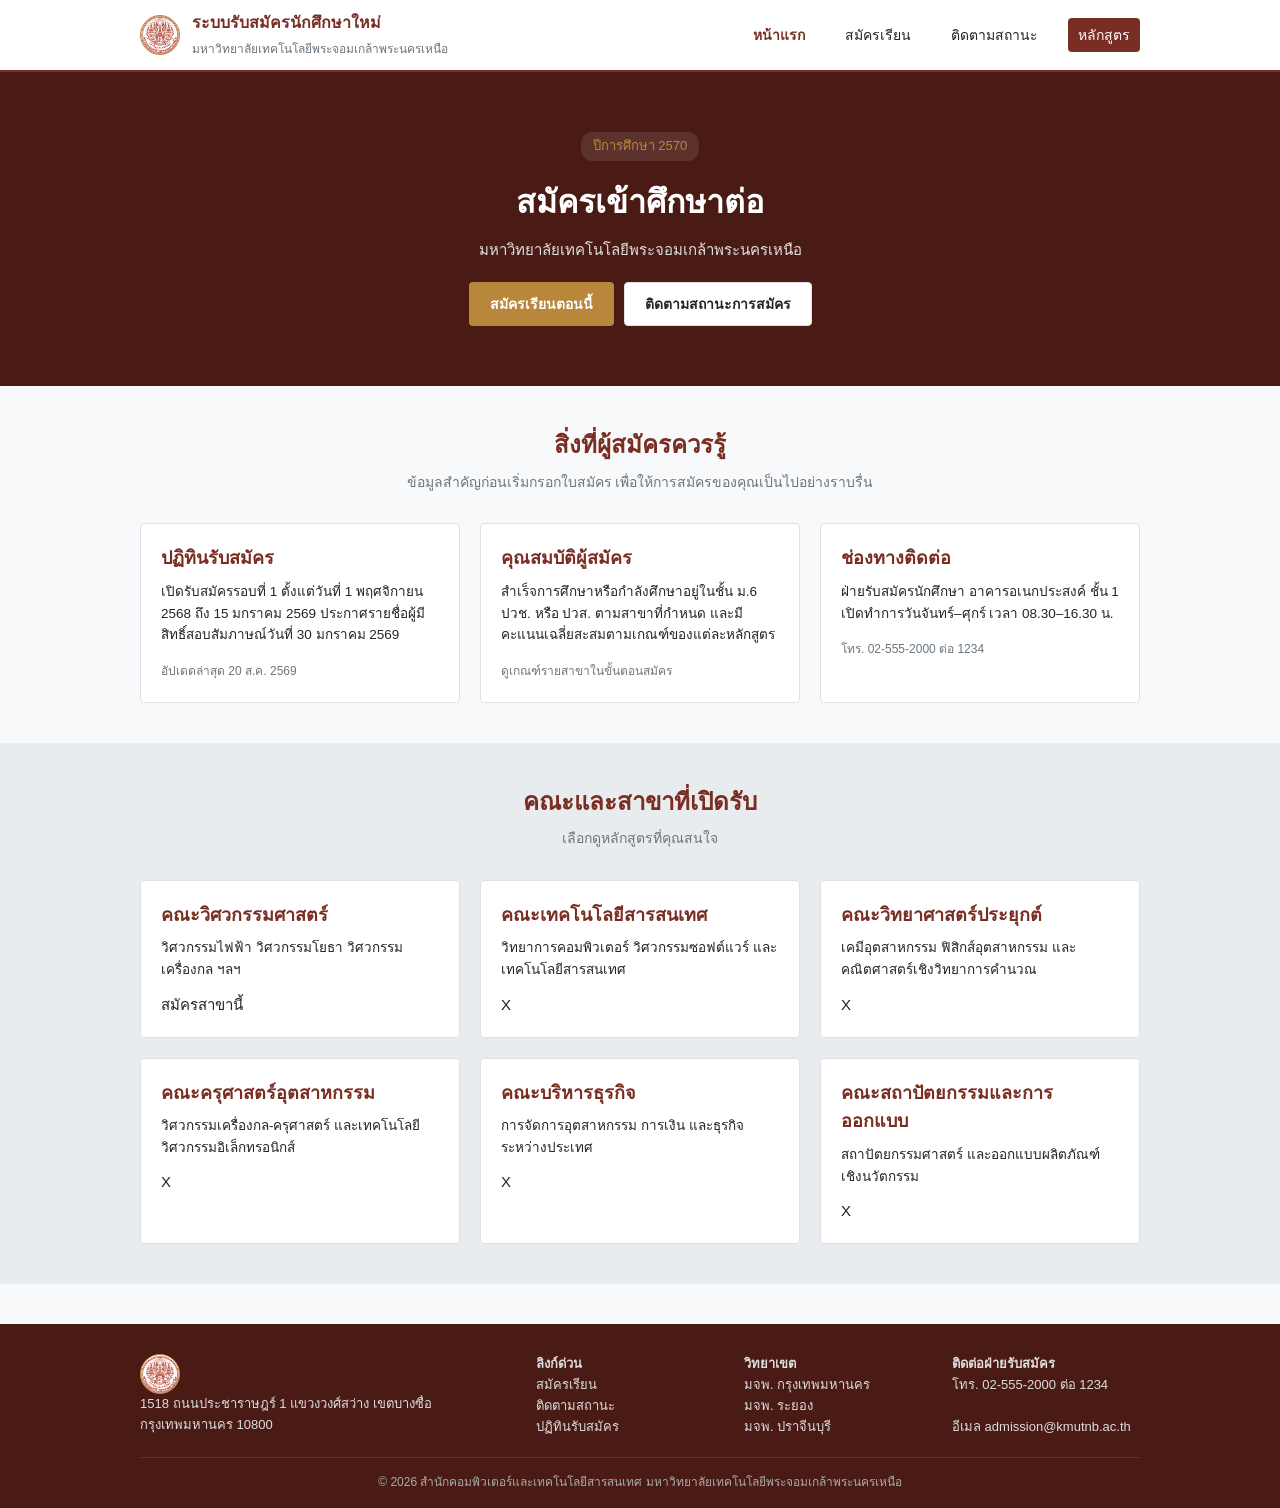
<file: index.html>
<!doctype html>
<html lang="th">
<head>
<meta charset="UTF-8">
<meta name="viewport" content="width=device-width, initial-scale=1">
<title>ระบบรับสมัครนักศึกษาใหม่ | มจพ.</title>
<link rel="stylesheet" href="style.css">
</head>
<body>

<header class="site-header">
  <div class="wrap">
    <a href="index.html" class="brand">
      <div class="seal"><img src="image/logo_kmutnb-(6).png" alt="ตราสัญลักษณ์ มจพ."></div>
      <div class="brand-text">
        <strong>ระบบรับสมัครนักศึกษาใหม่</strong>
        <span>มหาวิทยาลัยเทคโนโลยีพระจอมเกล้าพระนครเหนือ</span>
      </div>
    </a>
    <nav class="main-nav">
      <a href="index.html" aria-current="page">หน้าแรก</a>
      <a href="application.html">สมัครเรียน</a>
      <a href="status.html">ติดตามสถานะ</a>
      <a href="programs.html" class="nav-cta">หลักสูตร</a>
    </nav>
  </div>
</header>

<section class="hero">
  <div class="wrap">
    <span class="hero-year">ปีการศึกษา 2570</span>
    <h1>สมัครเข้าศึกษาต่อ</h1>
    <p>มหาวิทยาลัยเทคโนโลยีพระจอมเกล้าพระนครเหนือ</p>
    <div class="hero-actions">
      <a href="application.html" class="btn btn-primary">สมัครเรียนตอนนี้</a>
      <a href="status.html" class="btn btn-outline">ติดตามสถานะการสมัคร</a>
    </div>
  </div>
</section>

<section class="section">
  <div class="wrap">
    <div class="section-head">
      <h2>สิ่งที่ผู้สมัครควรรู้</h2>
      <p>ข้อมูลสำคัญก่อนเริ่มกรอกใบสมัคร เพื่อให้การสมัครของคุณเป็นไปอย่างราบรื่น</p>
    </div>
    <div class="card-grid">
      <article class="info-card">
        <h3>ปฏิทินรับสมัคร</h3>
        <p>เปิดรับสมัครรอบที่ 1 ตั้งแต่วันที่ 1 พฤศจิกายน 2568 ถึง 15 มกราคม 2569 ประกาศรายชื่อผู้มีสิทธิ์สอบสัมภาษณ์วันที่ 30 มกราคม 2569</p>
        <span class="meta">อัปเดตล่าสุด 20 ส.ค. 2569</span>
      </article>
      <article class="info-card">
        <h3>คุณสมบัติผู้สมัคร</h3>
        <p>สำเร็จการศึกษาหรือกำลังศึกษาอยู่ในชั้น ม.6 ปวช. หรือ ปวส. ตามสาขาที่กำหนด และมีคะแนนเฉลี่ยสะสมตามเกณฑ์ของแต่ละหลักสูตร</p>
        <span class="meta">ดูเกณฑ์รายสาขาในขั้นตอนสมัคร</span>
      </article>
      <article class="info-card">
        <h3>ช่องทางติดต่อ</h3>
        <p>ฝ่ายรับสมัครนักศึกษา อาคารอเนกประสงค์ ชั้น 1 เปิดทำการวันจันทร์–ศุกร์ เวลา 08.30–16.30 น.</p>
        <span class="meta">โทร. 02-555-2000 ต่อ 1234</span>
      </article>
    </div>
  </div>
</section>

<section class="section section-alt">
  <div class="wrap">
    <div class="section-head">
      <h2>คณะและสาขาที่เปิดรับ</h2>
      <p>เลือกดูหลักสูตรที่คุณสนใจ</p>
    </div>
    <div class="program-grid">
      <a href="application.html" class="program-card">
        <h3>คณะวิศวกรรมศาสตร์</h3>
        <p>วิศวกรรมไฟฟ้า วิศวกรรมโยธา วิศวกรรมเครื่องกล ฯลฯ</p>
        <span class="link">สมัครสาขานี้</span>
      </a>
      <a href="index.html" class="program-card">
        <h3>คณะเทคโนโลยีสารสนเทศ</h3>
        <p>วิทยาการคอมพิวเตอร์ วิศวกรรมซอฟต์แวร์ และเทคโนโลยีสารสนเทศ</p>
        <span class="link">X</span>
      </a>
      <a href="index.html" class="program-card">
        <h3>คณะวิทยาศาสตร์ประยุกต์</h3>
        <p>เคมีอุตสาหกรรม ฟิสิกส์อุตสาหกรรม และคณิตศาสตร์เชิงวิทยาการคำนวณ</p>
        <span class="link">X</span>
      </a>
      <a href="index.html" class="program-card">
        <h3>คณะครุศาสตร์อุตสาหกรรม</h3>
        <p>วิศวกรรมเครื่องกล-ครุศาสตร์ และเทคโนโลยีวิศวกรรมอิเล็กทรอนิกส์</p>
        <span class="link">X</span>
      </a>
      <a href="index.html" class="program-card">
        <h3>คณะบริหารธุรกิจ</h3>
        <p>การจัดการอุตสาหกรรม การเงิน และธุรกิจระหว่างประเทศ</p>
        <span class="link">X</span>
      </a>
      <a href="index.html" class="program-card">
        <h3>คณะสถาปัตยกรรมและการออกแบบ</h3>
        <p>สถาปัตยกรรมศาสตร์ และออกแบบผลิตภัณฑ์เชิงนวัตกรรม</p>
        <span class="link">X</span>
      </a>
    </div>
  </div>
</section>

<footer class="site-footer">
  <div class="wrap">
    <div class="footer-grid">
      <div>
        <div class="footer-brand">
          <div class="seal"><img src="image/logo_kmutnb-(6).png" alt="ตราสัญลักษณ์ มจพ."></div>
        </div>
        <p>1518 ถนนประชาราษฎร์ 1 แขวงวงศ์สว่าง เขตบางซื่อ กรุงเทพมหานคร 10800</p>
      </div>
      <div>
        <h4>ลิงก์ด่วน</h4>
        <ul>
          <li><a href="application.html">สมัครเรียน</a></li>
          <li><a href="status.html">ติดตามสถานะ</a></li>
          <li><a href="index.html">ปฏิทินรับสมัคร</a></li>
        </ul>
      </div>
      <div>
        <h4>วิทยาเขต</h4>
        <ul class="footer-links">
          <li><a href="#">มจพ. กรุงเทพมหานคร</a></li>
          <li><a href="#">มจพ. ระยอง</a></li>
          <li><a href="#">มจพ. ปราจีนบุรี</a></li>
        </ul>
      </div>
      <div>
        <h4>ติดต่อฝ่ายรับสมัคร</h4>
        <p>โทร. 02-555-2000 ต่อ 1234</p><br>
        <p>อีเมล admission@kmutnb.ac.th</p>
      </div>
    </div>
    <div class="footer-bottom">
      <span>© 2026 สำนักคอมพิวเตอร์และเทคโนโลยีสารสนเทศ มหาวิทยาลัยเทคโนโลยีพระจอมเกล้าพระนครเหนือ</span>
    </div>
  </div>
</footer>

</body>
</html>
</file>
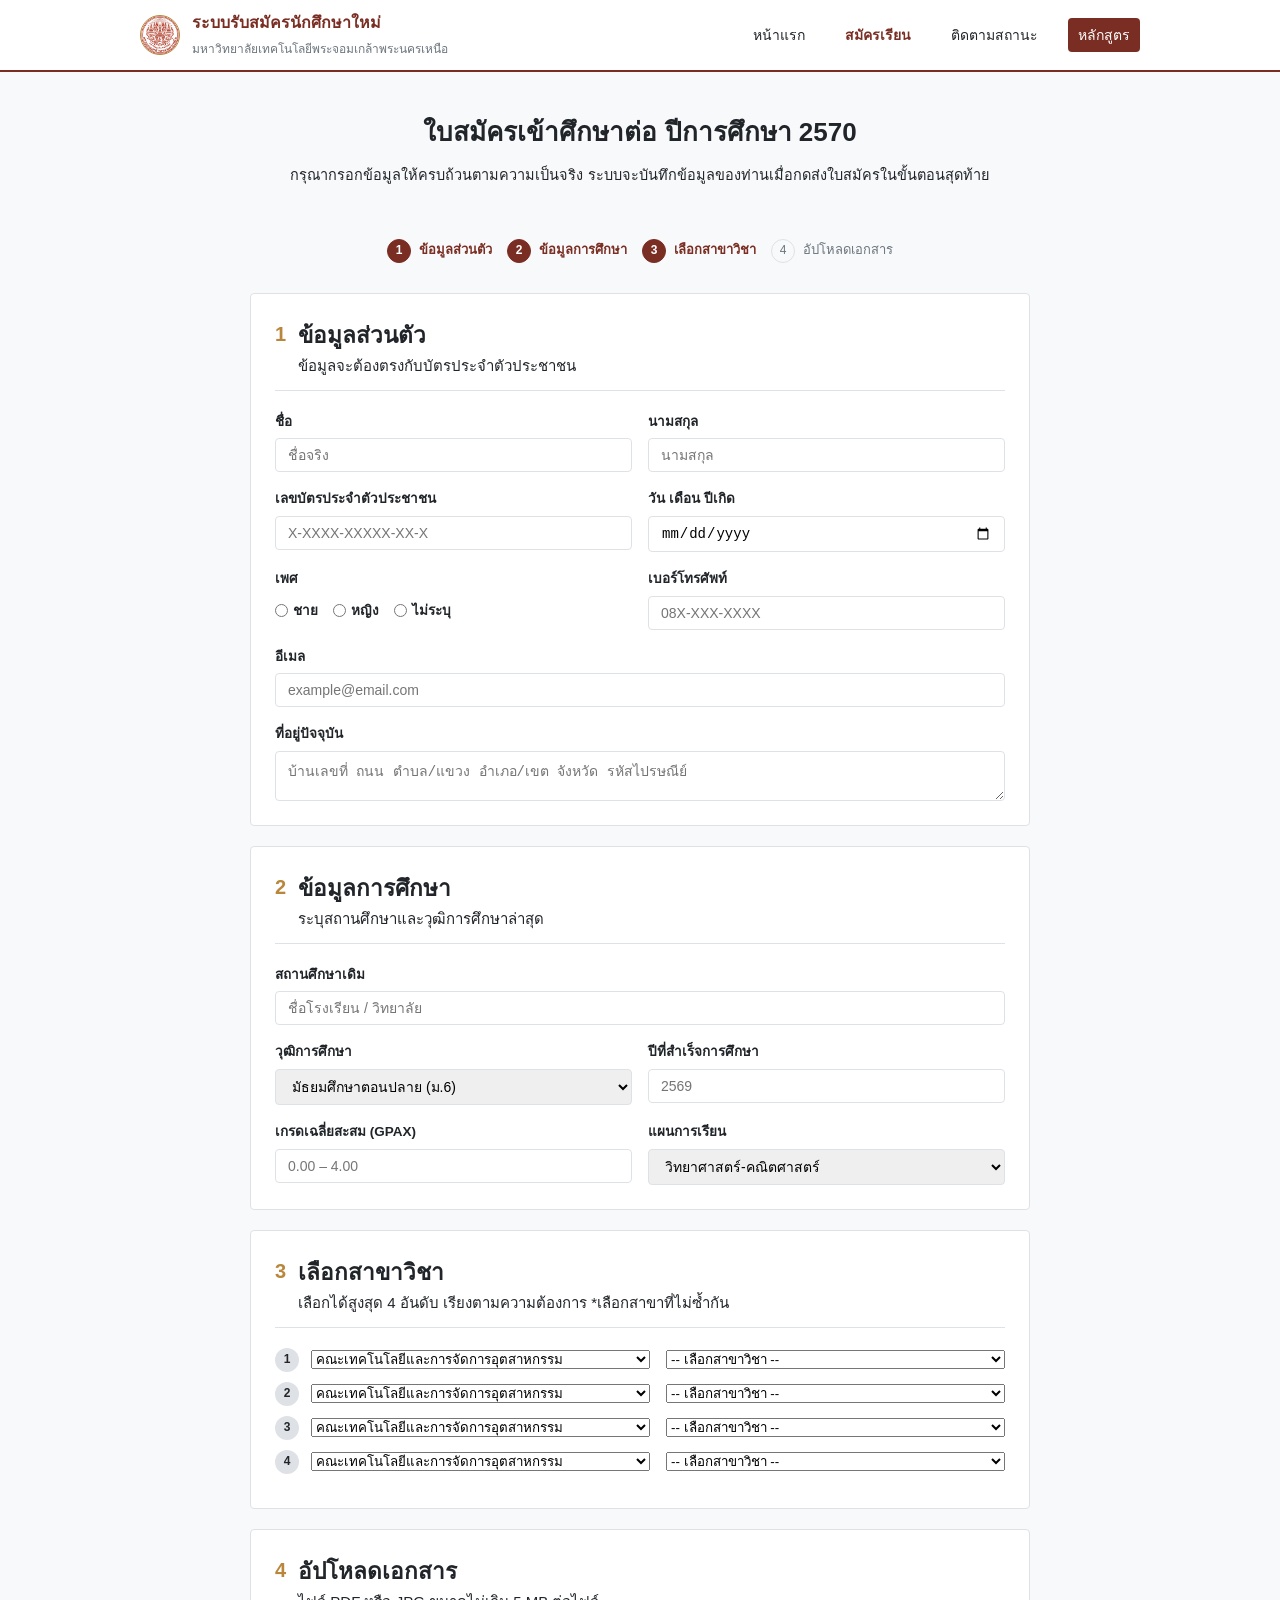
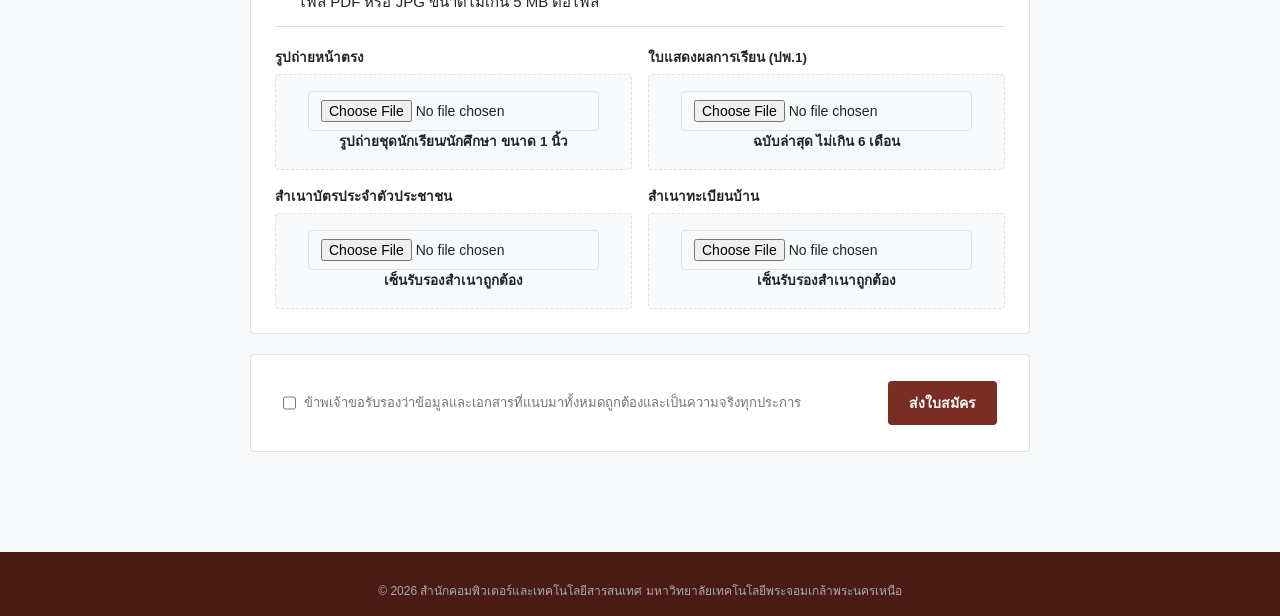
<file: application.html>
<!doctype html>
<html lang="th">
<head>
<meta charset="UTF-8">
<meta name="viewport" content="width=device-width, initial-scale=1">
<title>กรอกใบสมัคร | ระบบรับสมัครนักศึกษาใหม่ มจพ.</title>
<link rel="stylesheet" href="style.css">
</head>
<body>

<header class="site-header">
  <div class="wrap">
    <a href="index.html" class="brand">
      <div class="seal"><img src="image/logo_kmutnb-(6).png" alt="ตราสัญลักษณ์ มจพ."></div>
      <div class="brand-text">
        <strong>ระบบรับสมัครนักศึกษาใหม่</strong>
        <span>มหาวิทยาลัยเทคโนโลยีพระจอมเกล้าพระนครเหนือ</span>
      </div>
    </a>
    <nav class="main-nav">
      <a href="index.html">หน้าแรก</a>
      <a href="application.html" aria-current="page">สมัครเรียน</a>
      <a href="status.html">ติดตามสถานะ</a>
      <a href="programs.html" class="nav-cta">หลักสูตร</a>
    </nav>
  </div>
</header>

<section class="section" style="padding-bottom:0;">
  <div class="wrap" style="max-width:820px; text-align:center; margin-bottom:8px;">
    <h1 style="font-size:26px; margin-bottom:10px;">ใบสมัครเข้าศึกษาต่อ ปีการศึกษา 2570</h1>
    <p style="color:var(--stone); font-size:14.5px;">กรุณากรอกข้อมูลให้ครบถ้วนตามความเป็นจริง ระบบจะบันทึกข้อมูลของท่านเมื่อกดส่งใบสมัครในขั้นตอนสุดท้าย</p>
  </div>
</section>

<section class="section" style="padding-top:44px;">
  <div class="wrap" style="max-width:820px;">

    <div class="steps-rail">
      <div class="step-node done"><span class="step-num">1</span><span class="step-label">ข้อมูลส่วนตัว</span></div>
      <div class="step-node done"><span class="step-num">2</span><span class="step-label">ข้อมูลการศึกษา</span></div>
      <div class="step-node done"><span class="step-num">3</span><span class="step-label">เลือกสาขาวิชา</span></div>
      <div class="step-node"><span class="step-num">4</span><span class="step-label">อัปโหลดเอกสาร</span></div>
    </div>

    <form action="confirmation.html">

      <!-- Section 1 -->
      <div class="form-sheet">
        <div class="form-sheet-head">
          <span class="num">1</span>
          <div>
            <h2>ข้อมูลส่วนตัว</h2>
            <span>ข้อมูลจะต้องตรงกับบัตรประจำตัวประชาชน</span>
          </div>
        </div>
        <div class="field-grid">
          <div class="field">
            <label for="fname">ชื่อ</label>
            <input id="fname" type="text" placeholder="ชื่อจริง" required>
          </div>
          <div class="field">
            <label for="lname">นามสกุล</label>
            <input id="lname" type="text" placeholder="นามสกุล" required>
          </div>
          <div class="field">
            <label for="idcard">เลขบัตรประจำตัวประชาชน</label>
            <input id="idcard" type="text" placeholder="X-XXXX-XXXXX-XX-X" required>
          </div>
          <div class="field">
            <label for="dob">วัน เดือน ปีเกิด</label>
            <input id="dob" type="date" required>
          </div>
          <div class="field">
            <label>เพศ</label>
            <div class="radio-row">
              <label class="radio-opt"><input type="radio" name="gender"> ชาย</label>
              <label class="radio-opt"><input type="radio" name="gender"> หญิง</label>
              <label class="radio-opt"><input type="radio" name="gender"> ไม่ระบุ</label>
            </div>
          </div>
          <div class="field">
            <label for="phone">เบอร์โทรศัพท์</label>
            <input id="phone" type="tel" placeholder="08X-XXX-XXXX" required>
          </div>
          <div class="field full">
            <label for="email">อีเมล</label>
            <input id="email" type="email" placeholder="example@email.com" required>
          </div>
          <div class="field full">
            <label for="address">ที่อยู่ปัจจุบัน</label>
            <textarea id="address" rows="2" placeholder="บ้านเลขที่ ถนน ตำบล/แขวง อำเภอ/เขต จังหวัด รหัสไปรษณีย์"></textarea>
          </div>
        </div>
      </div>

      <!-- Section 2 -->
      <div class="form-sheet">
        <div class="form-sheet-head">
          <span class="num">2</span>
          <div>
            <h2>ข้อมูลการศึกษา</h2>
            <span>ระบุสถานศึกษาและวุฒิการศึกษาล่าสุด</span>
          </div>
        </div>
        <div class="field-grid">
          <div class="field full">
            <label for="school">สถานศึกษาเดิม</label>
            <input id="school" type="text" placeholder="ชื่อโรงเรียน / วิทยาลัย">
          </div>
          <div class="field">
            <label for="level">วุฒิการศึกษา</label>
            <select id="level">
              <option>มัธยมศึกษาตอนปลาย (ม.6)</option>
              <option>ประกาศนียบัตรวิชาชีพ (ปวช.)</option>
              <option>ประกาศนียบัตรวิชาชีพชั้นสูง (ปวส.)</option>
            </select>
          </div>
          <div class="field">
            <label for="year">ปีที่สำเร็จการศึกษา</label>
            <input id="year" type="text" placeholder="2569">
          </div>
          <div class="field">
            <label for="gpa">เกรดเฉลี่ยสะสม (GPAX)</label>
            <input id="gpa" type="text" placeholder="0.00 – 4.00">
          </div>
          <div class="field">
            <label for="plan">แผนการเรียน</label>
            <select id="plan">
              <option>วิทยาศาสตร์-คณิตศาสตร์</option>
              <option>ศิลป์-คำนวณ</option>
              <option>สายอาชีพ</option>
              <option>อื่น ๆ</option>
            </select>
          </div>
        </div>
      </div>

      <!-- Section 3 -->
      <div class="form-sheet">
        <div class="form-sheet-head">
          <span class="num">3</span>
          <div>
            <h2>เลือกสาขาวิชา</h2>
            <span>เลือกได้สูงสุด 4 อันดับ เรียงตามความต้องการ *เลือกสาขาที่ไม่ซ้ำกัน</span>
          </div>
        </div>

        <div class="priority-row">
          <span class="priority-num">1</span>
          <div class="field-grid" style="flex:1; grid-template-columns:1fr 1fr;">
            <select><option>คณะเทคโนโลยีและการจัดการอุตสาหกรรม</option></select>
            <select class="major-select" name="major1" required>
              <option value="" selected>-- เลือกสาขาวิชา --</option>
              <option>เทคโนโลยีเครื่องกล</option>
              <option>เทคโนโลยีโยธา ก่อสร้าง</option>
              <option>เทคโนโลยีสารสนเทศ</option>
              <option>วิศวกรรมเกษตร</option>
              <option>วิศวกรรมสารสนเทศ</option>
              <option>วิศวกรรมอุตสาหการ</option>
            </select>
          </div>
        </div>
        <div class="priority-row">
          <span class="priority-num">2</span>
          <div class="field-grid" style="flex:1; grid-template-columns:1fr 1fr;">
            <select><option>คณะเทคโนโลยีและการจัดการอุตสาหกรรม</option></select>
            <select class="major-select" name="major2">
              <option value="" selected>-- เลือกสาขาวิชา --</option>
              <option>เทคโนโลยีเครื่องกล</option>
              <option>เทคโนโลยีโยธา ก่อสร้าง</option>
              <option>เทคโนโลยีสารสนเทศ</option>
              <option>วิศวกรรมเกษตร</option>
              <option>วิศวกรรมสารสนเทศ</option>
              <option>วิศวกรรมอุตสาหการ</option>
            </select>
          </div>
        </div>
        <div class="priority-row">
          <span class="priority-num">3</span>
          <div class="field-grid" style="flex:1; grid-template-columns:1fr 1fr;">
            <select><option>คณะเทคโนโลยีและการจัดการอุตสาหกรรม</option></select>
            <select class="major-select" name="major3">
              <option value="" selected>-- เลือกสาขาวิชา --</option>
              <option>เทคโนโลยีเครื่องกล</option>
              <option>เทคโนโลยีโยธา ก่อสร้าง</option>
              <option>เทคโนโลยีสารสนเทศ</option>
              <option>วิศวกรรมเกษตร</option>
              <option>วิศวกรรมสารสนเทศ</option>
              <option>วิศวกรรมอุตสาหการ</option>
            </select>
          </div>
        </div>
        <div class="priority-row">
          <span class="priority-num">4</span>
          <div class="field-grid" style="flex:1; grid-template-columns:1fr 1fr;">
            <select><option>คณะเทคโนโลยีและการจัดการอุตสาหกรรม</option></select>
            <select class="major-select" name="major4">
              <option value="" selected>-- เลือกสาขาวิชา --</option>
              <option>เทคโนโลยีเครื่องกล</option>
              <option>เทคโนโลยีโยธา ก่อสร้าง</option>
              <option>เทคโนโลยีสารสนเทศ</option>
              <option>วิศวกรรมเกษตร</option>
              <option>วิศวกรรมสารสนเทศ</option>
              <option>วิศวกรรมอุตสาหการ</option>
            </select>
          </div>
        </div>
      </div>

      <!-- Section 4 -->
      <div class="form-sheet">
        <div class="form-sheet-head">
          <span class="num">4</span>
          <div>
            <h2>อัปโหลดเอกสาร</h2>
            <span>ไฟล์ PDF หรือ JPG ขนาดไม่เกิน 5 MB ต่อไฟล์</span>
          </div>
        </div>
        <div class="field-grid">
          <div class="field">
            <label for="up-photo">รูปถ่ายหน้าตรง</label>
            <label class="upload-box" id="box-photo">
              <input type="file" id="up-photo" class="file-input" accept="image/png, image/jpeg">
              <span class="default-hint"><br>รูปถ่ายชุดนักเรียน/นักศึกษา ขนาด 1 นิ้ว</span>
            </label>
          </div>
          <div class="field">
            <label for="up-transcript">ใบแสดงผลการเรียน (ปพ.1)</label>
            <label class="upload-box" id="box-transcript">
              <input type="file" id="up-transcript" class="file-input" accept="application/pdf, image/jpeg, image/png">
              <span class="default-hint"><br>ฉบับล่าสุด ไม่เกิน 6 เดือน</span>
              <span class="upload-filename"></span>
            </label>
          </div>
          <div class="field">
            <label for="up-idcard">สำเนาบัตรประจำตัวประชาชน</label>
            <label class="upload-box" id="box-idcard">
              <input type="file" id="up-idcard" class="file-input" accept="application/pdf, image/jpeg, image/png">
              <span class="default-hint"><br>เซ็นรับรองสำเนาถูกต้อง</span>
              <span class="upload-filename"></span>
            </label>
          </div>
          <div class="field">
            <label for="up-housereg">สำเนาทะเบียนบ้าน</label>
            <label class="upload-box" id="box-housereg">
              <input type="file" id="up-housereg" class="file-input" accept="application/pdf, image/jpeg, image/png">
              <span class="default-hint"><br>เซ็นรับรองสำเนาถูกต้อง</span>
              <span class="upload-filename"></span>
            </label>
          </div>
        </div>
      </div>

      <div class="form-sheet" style="padding:26px 32px;">
        <div class="form-actions">
          <label class="consent">
            <input type="checkbox">
            ข้าพเจ้าขอรับรองว่าข้อมูลและเอกสารที่แนบมาทั้งหมดถูกต้องและเป็นความจริงทุกประการ
          </label>
          <button type="submit" class="btn btn-solid">ส่งใบสมัคร</button>
        </div>
      </div>

    </form>
  </div>
</section>

<footer class="site-footer">
  <div class="wrap">
    <div class="footer-bottom" style="border-top:none; padding-top:0;">
      <span>© 2026 สำนักคอมพิวเตอร์และเทคโนโลยีสารสนเทศ มหาวิทยาลัยเทคโนโลยีพระจอมเกล้าพระนครเหนือ</span>
    </div>
  </div>
</footer>

<script>
// ป้องกันการเลือกสาขาซ้ำกันในทุกอันดับ
(function () {
  var sels = Array.prototype.slice.call(document.querySelectorAll('.major-select'));
  function sync() {
    var chosen = sels.map(function (x) { return x.value; });
    sels.forEach(function (sel, i) {
      Array.prototype.forEach.call(sel.options, function (o) {
        o.disabled = o.value !== '' && chosen.some(function (v, j) { return j !== i && v === o.value; });
      });
    });
  }
  sels.forEach(function (x) { x.addEventListener('change', sync); });
  sync();
})();
</script>
</body>
</html>
</file>
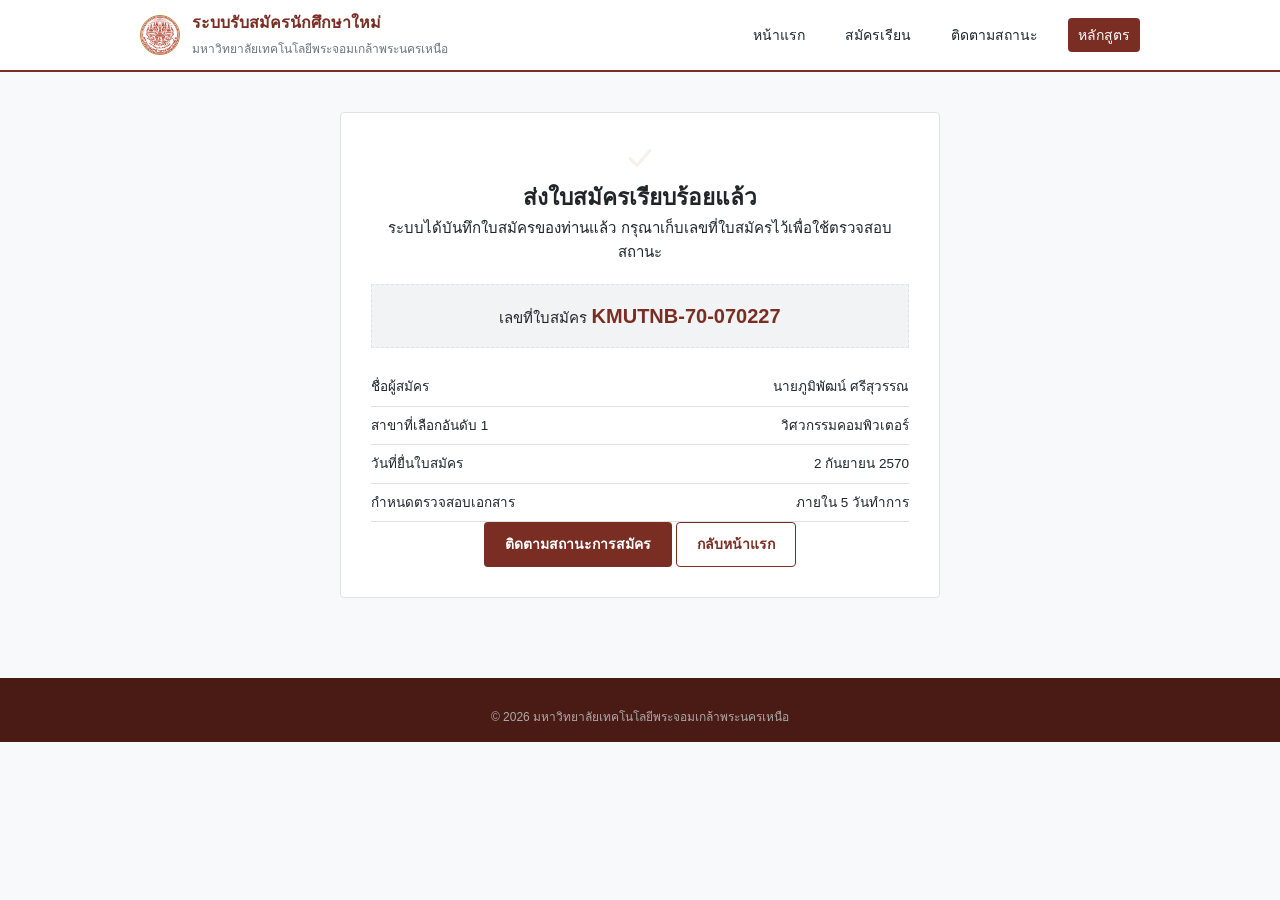
<file: confirmation.html>
<!doctype html>
<html lang="th">
<head>
<meta charset="UTF-8">
<meta name="viewport" content="width=device-width, initial-scale=1">
<title>ส่งใบสมัครสำเร็จ | ระบบรับสมัครนักศึกษาใหม่ มจพ.</title>
<link rel="stylesheet" href="style.css">
</head>
<body>

<header class="site-header">
  <div class="wrap">
    <a href="index.html" class="brand">
      <div class="seal"><img src="image/logo_kmutnb-(6).png" alt="ตราสัญลักษณ์ มจพ."></div>
      <div class="brand-text">
        <strong>ระบบรับสมัครนักศึกษาใหม่</strong>
        <span>มหาวิทยาลัยเทคโนโลยีพระจอมเกล้าพระนครเหนือ</span>
      </div>
    </a>
    <nav class="main-nav">
      <a href="index.html">หน้าแรก</a>
      <a href="application.html">สมัครเรียน</a>
      <a href="status.html">ติดตามสถานะ</a>
      <a href="programs.html" class="nav-cta">หลักสูตร</a>
    </nav>
  </div>
</header>

<section class="section">
  <div class="wrap">
    <div class="confirm-panel">
      <div class="confirm-mark">
        <svg width="30" height="30" viewBox="0 0 24 24" fill="none">
          <path d="M4 12.5L9.5 18L20 6" stroke="#F6F1E9" stroke-width="2.4" stroke-linecap="round" stroke-linejoin="round"/>
        </svg>
      </div>
      <h1>ส่งใบสมัครเรียบร้อยแล้ว</h1>
      <p>ระบบได้บันทึกใบสมัครของท่านแล้ว กรุณาเก็บเลขที่ใบสมัครไว้เพื่อใช้ตรวจสอบสถานะ</p>

      <div class="ref-box">
        <span>เลขที่ใบสมัคร</span>
        <strong>KMUTNB-70-070227</strong>
      </div>

      <ul class="confirm-list">
        <li><span>ชื่อผู้สมัคร</span><span>นายภูมิพัฒน์ ศรีสุวรรณ</span></li>
        <li><span>สาขาที่เลือกอันดับ 1</span><span>วิศวกรรมคอมพิวเตอร์</span></li>
        <li><span>วันที่ยื่นใบสมัคร</span><span>2 กันยายน 2570</span></li>
        <li><span>กำหนดตรวจสอบเอกสาร</span><span>ภายใน 5 วันทำการ</span></li>
      </ul>

      <div class="confirm-actions">
        <a href="status.html" class="btn btn-solid">ติดตามสถานะการสมัคร</a>
        <a href="index.html" class="btn btn-ghost">กลับหน้าแรก</a>
      </div>
    </div>
  </div>
</section>

<footer class="site-footer">
  <div class="wrap">
    <div class="footer-bottom" style="border-top:none; padding-top:0;">
      <span>© 2026 มหาวิทยาลัยเทคโนโลยีพระจอมเกล้าพระนครเหนือ</span>
    </div>
  </div>
</footer>

</body>
</html>
</file>
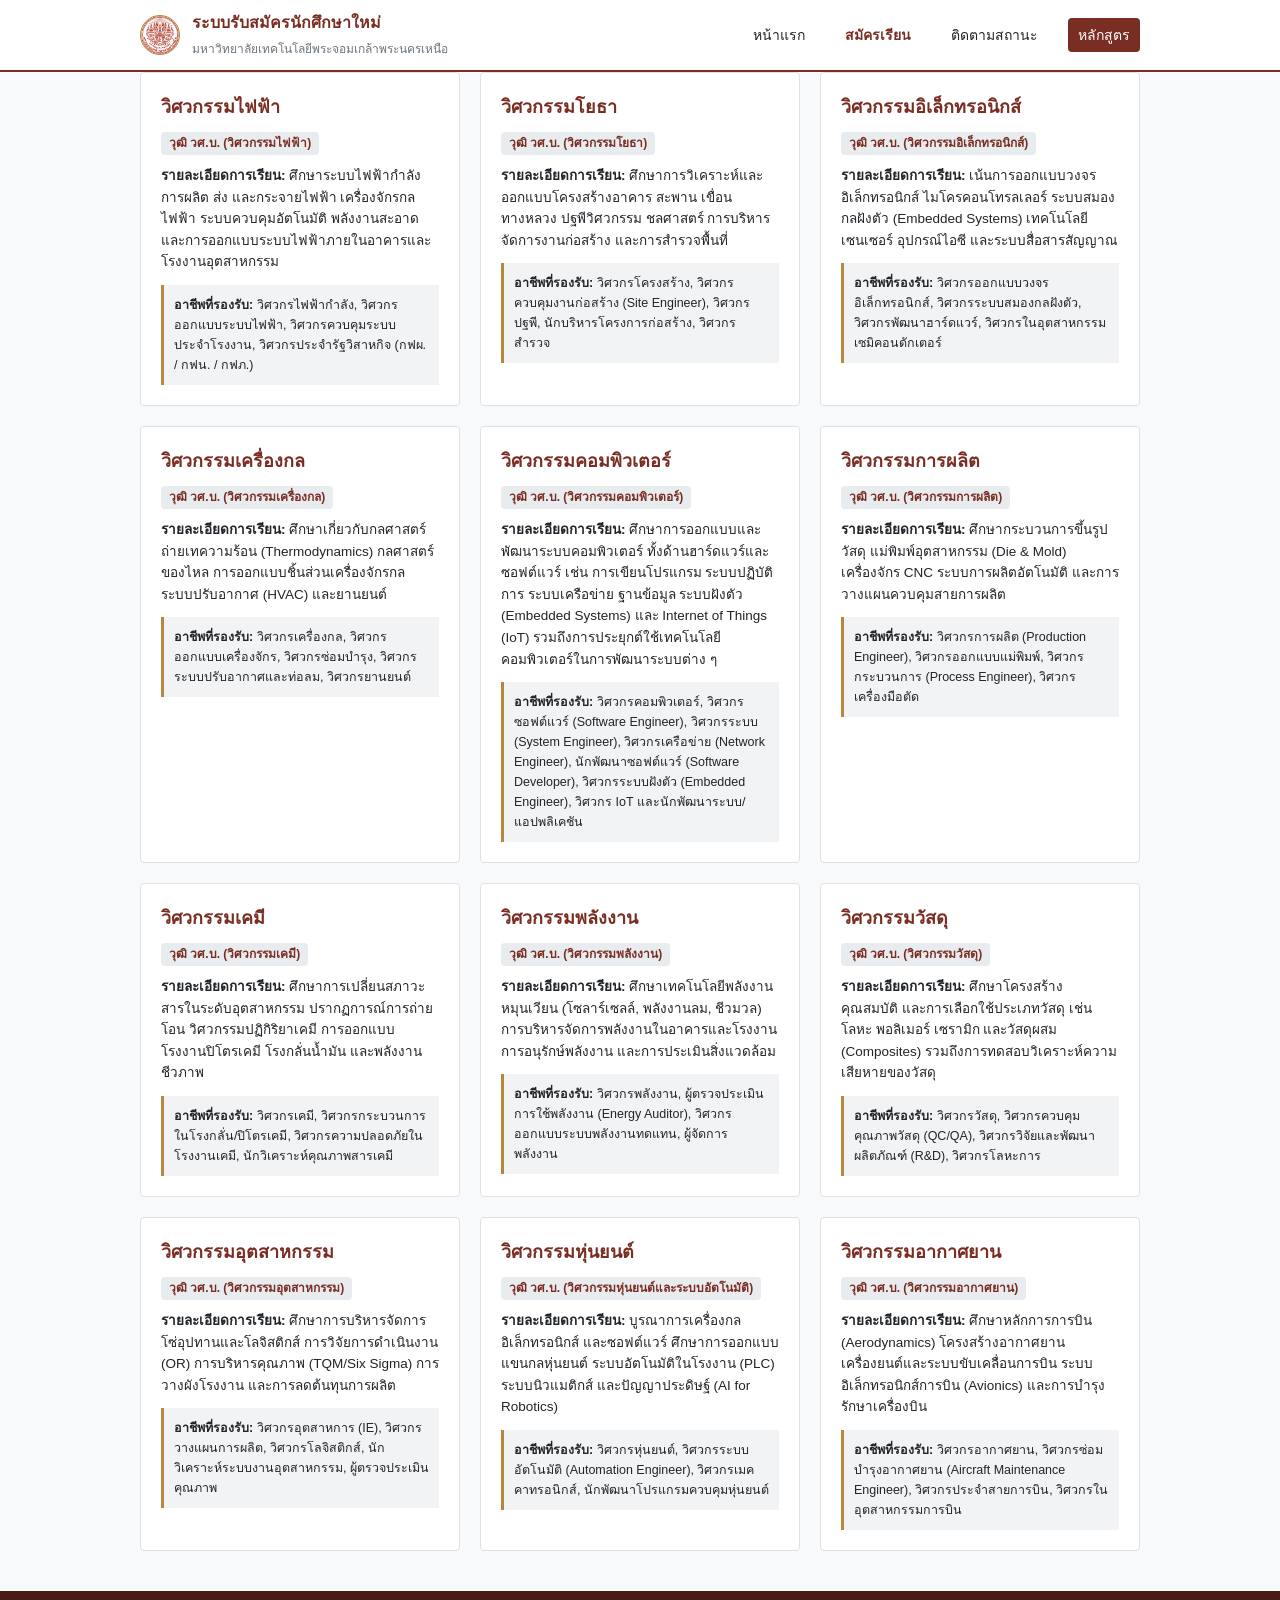
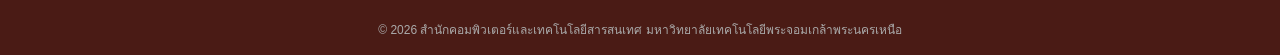
<file: programs.html>
<!doctype html>
<html lang="th">
<head>
<meta charset="UTF-8">
<meta name="viewport" content="width=device-width, initial-scale=1">
<title>กรอกใบสมัคร | ระบบรับสมัครนักศึกษาใหม่ มจพ.</title>
<link rel="stylesheet" href="style.css">
</head>
<body>

<header class="site-header">
  <div class="wrap">
    <a href="index.html" class="brand">
      <div class="seal"><img src="image/logo_kmutnb-(6).png" alt="ตราสัญลักษณ์ มจพ."></div>
      <div class="brand-text">
        <strong>ระบบรับสมัครนักศึกษาใหม่</strong>
        <span>มหาวิทยาลัยเทคโนโลยีพระจอมเกล้าพระนครเหนือ</span>
      </div>
    </a>
    <nav class="main-nav">
      <a href="index.html">หน้าแรก</a>
      <a href="application.html" aria-current="page">สมัครเรียน</a>
      <a href="status.html">ติดตามสถานะ</a>
      <a href="programs.html" class="nav-cta">หลักสูตร</a>
    </nav>
  </div>
</header>


<main class="wrap">
  <div class="program-grid">

    <!-- 1. วิศวกรรมไฟฟ้า -->
    <article class="program-card">
      <div>
        <h2>วิศวกรรมไฟฟ้า</h2>
        <span class="degree">วุฒิ วศ.บ. (วิศวกรรมไฟฟ้า)</span>
        <p><strong>รายละเอียดการเรียน:</strong> ศึกษาระบบไฟฟ้ากำลัง การผลิต ส่ง และกระจายไฟฟ้า เครื่องจักรกลไฟฟ้า ระบบควบคุมอัตโนมัติ พลังงานสะอาด และการออกแบบระบบไฟฟ้าภายในอาคารและโรงงานอุตสาหกรรม</p>
      </div>
      <div class="careers">
        <strong>อาชีพที่รองรับ:</strong>
        วิศวกรไฟฟ้ากำลัง, วิศวกรออกแบบระบบไฟฟ้า, วิศวกรควบคุมระบบประจำโรงงาน, วิศวกรประจำรัฐวิสาหกิจ (กฟผ. / กฟน. / กฟภ.)
      </div>
    </article>

    <!-- 2. วิศวกรรมโยธา -->
    <article class="program-card">
      <div>
        <h2>วิศวกรรมโยธา</h2>
        <span class="degree">วุฒิ วศ.บ. (วิศวกรรมโยธา)</span>
        <p><strong>รายละเอียดการเรียน:</strong> ศึกษาการวิเคราะห์และออกแบบโครงสร้างอาคาร สะพาน เขื่อน ทางหลวง ปฐพีวิศวกรรม ชลศาสตร์ การบริหารจัดการงานก่อสร้าง และการสำรวจพื้นที่</p>
      </div>
      <div class="careers">
        <strong>อาชีพที่รองรับ:</strong>
        วิศวกรโครงสร้าง, วิศวกรควบคุมงานก่อสร้าง (Site Engineer), วิศวกรปฐพี, นักบริหารโครงการก่อสร้าง, วิศวกรสำรวจ
      </div>
    </article>

    <!-- 3. วิศวกรรมอิเล็กทรอนิกส์ -->
    <article class="program-card">
      <div>
        <h2>วิศวกรรมอิเล็กทรอนิกส์</h2>
        <span class="degree">วุฒิ วศ.บ. (วิศวกรรมอิเล็กทรอนิกส์)</span>
        <p><strong>รายละเอียดการเรียน:</strong> เน้นการออกแบบวงจรอิเล็กทรอนิกส์ ไมโครคอนโทรลเลอร์ ระบบสมองกลฝังตัว (Embedded Systems) เทคโนโลยีเซนเซอร์ อุปกรณ์ไอซี และระบบสื่อสารสัญญาณ</p>
      </div>
      <div class="careers">
        <strong>อาชีพที่รองรับ:</strong>
        วิศวกรออกแบบวงจรอิเล็กทรอนิกส์, วิศวกรระบบสมองกลฝังตัว, วิศวกรพัฒนาฮาร์ดแวร์, วิศวกรในอุตสาหกรรมเซมิคอนดักเตอร์
      </div>
    </article>

    <!-- 4. วิศวกรรมเครื่องกล -->
    <article class="program-card">
      <div>
        <h2>วิศวกรรมเครื่องกล</h2>
        <span class="degree">วุฒิ วศ.บ. (วิศวกรรมเครื่องกล)</span>
        <p><strong>รายละเอียดการเรียน:</strong> ศึกษาเกี่ยวกับกลศาสตร์ ถ่ายเทความร้อน (Thermodynamics) กลศาสตร์ของไหล การออกแบบชิ้นส่วนเครื่องจักรกล ระบบปรับอากาศ (HVAC) และยานยนต์</p>
      </div>
      <div class="careers">
        <strong>อาชีพที่รองรับ:</strong>
        วิศวกรเครื่องกล, วิศวกรออกแบบเครื่องจักร, วิศวกรซ่อมบำรุง, วิศวกรระบบปรับอากาศและท่อลม, วิศวกรยานยนต์
      </div>
    </article>

    <!-- 5. วิศวกรรมคอมพิวเตอร์ -->
    <article class="program-card">
      <div>
        <h2>วิศวกรรมคอมพิวเตอร์</h2>
        <span class="degree">วุฒิ วศ.บ. (วิศวกรรมคอมพิวเตอร์)</span>
        <p><strong>รายละเอียดการเรียน:</strong> ศึกษาการออกแบบและพัฒนาระบบคอมพิวเตอร์ ทั้งด้านฮาร์ดแวร์และซอฟต์แวร์ เช่น การเขียนโปรแกรม ระบบปฏิบัติการ ระบบเครือข่าย ฐานข้อมูล ระบบฝังตัว (Embedded Systems) และ Internet of Things (IoT) รวมถึงการประยุกต์ใช้เทคโนโลยีคอมพิวเตอร์ในการพัฒนาระบบต่าง ๆ</p>
      </div>
      <div class="careers">
        <strong>อาชีพที่รองรับ:</strong>
        วิศวกรคอมพิวเตอร์, วิศวกรซอฟต์แวร์ (Software Engineer), วิศวกรระบบ (System Engineer), วิศวกรเครือข่าย (Network Engineer), นักพัฒนาซอฟต์แวร์ (Software Developer), วิศวกรระบบฝังตัว (Embedded Engineer), วิศวกร IoT และนักพัฒนาระบบ/แอปพลิเคชัน
      </div>
    </article>

    <!-- 6. วิศวกรรมการผลิต -->
    <article class="program-card">
      <div>
        <h2>วิศวกรรมการผลิต</h2>
        <span class="degree">วุฒิ วศ.บ. (วิศวกรรมการผลิต)</span>
        <p><strong>รายละเอียดการเรียน:</strong> ศึกษากระบวนการขึ้นรูปวัสดุ แม่พิมพ์อุตสาหกรรม (Die & Mold) เครื่องจักร CNC ระบบการผลิตอัตโนมัติ และการวางแผนควบคุมสายการผลิต</p>
      </div>
      <div class="careers">
        <strong>อาชีพที่รองรับ:</strong>
        วิศวกรการผลิต (Production Engineer), วิศวกรออกแบบแม่พิมพ์, วิศวกรกระบวนการ (Process Engineer), วิศวกรเครื่องมือตัด
      </div>
    </article>

    <!-- 7. วิศวกรรมเคมี -->
    <article class="program-card">
      <div>
        <h2>วิศวกรรมเคมี</h2>
        <span class="degree">วุฒิ วศ.บ. (วิศวกรรมเคมี)</span>
        <p><strong>รายละเอียดการเรียน:</strong> ศึกษาการเปลี่ยนสภาวะสารในระดับอุตสาหกรรม ปรากฏการณ์การถ่ายโอน วิศวกรรมปฏิกิริยาเคมี การออกแบบโรงงานปิโตรเคมี โรงกลั่นน้ำมัน และพลังงานชีวภาพ</p>
      </div>
      <div class="careers">
        <strong>อาชีพที่รองรับ:</strong>
        วิศวกรเคมี, วิศวกรกระบวนการในโรงกลั่น/ปิโตรเคมี, วิศวกรความปลอดภัยในโรงงานเคมี, นักวิเคราะห์คุณภาพสารเคมี
      </div>
    </article>

    <!-- 8. วิศวกรรมพลังงาน -->
    <article class="program-card">
      <div>
        <h2>วิศวกรรมพลังงาน</h2>
        <span class="degree">วุฒิ วศ.บ. (วิศวกรรมพลังงาน)</span>
        <p><strong>รายละเอียดการเรียน:</strong> ศึกษาเทคโนโลยีพลังงานหมุนเวียน (โซลาร์เซลล์, พลังงานลม, ชีวมวล) การบริหารจัดการพลังงานในอาคารและโรงงาน การอนุรักษ์พลังงาน และการประเมินสิ่งแวดล้อม</p>
      </div>
      <div class="careers">
        <strong>อาชีพที่รองรับ:</strong>
        วิศวกรพลังงาน, ผู้ตรวจประเมินการใช้พลังงาน (Energy Auditor), วิศวกรออกแบบระบบพลังงานทดแทน, ผู้จัดการพลังงาน
      </div>
    </article>

    <!-- 9. วิศวกรรมวัสดุ -->
    <article class="program-card">
      <div>
        <h2>วิศวกรรมวัสดุ</h2>
        <span class="degree">วุฒิ วศ.บ. (วิศวกรรมวัสดุ)</span>
        <p><strong>รายละเอียดการเรียน:</strong> ศึกษาโครงสร้าง คุณสมบัติ และการเลือกใช้ประเภทวัสดุ เช่น โลหะ พอลิเมอร์ เซรามิก และวัสดุผสม (Composites) รวมถึงการทดสอบวิเคราะห์ความเสียหายของวัสดุ</p>
      </div>
      <div class="careers">
        <strong>อาชีพที่รองรับ:</strong>
        วิศวกรวัสดุ, วิศวกรควบคุมคุณภาพวัสดุ (QC/QA), วิศวกรวิจัยและพัฒนาผลิตภัณฑ์ (R&D), วิศวกรโลหะการ
      </div>
    </article>

    <!-- 10. วิศวกรรมอุตสาหกรรม -->
    <article class="program-card">
      <div>
        <h2>วิศวกรรมอุตสาหกรรม</h2>
        <span class="degree">วุฒิ วศ.บ. (วิศวกรรมอุตสาหกรรม)</span>
        <p><strong>รายละเอียดการเรียน:</strong> ศึกษาการบริหารจัดการโซ่อุปทานและโลจิสติกส์ การวิจัยการดำเนินงาน (OR) การบริหารคุณภาพ (TQM/Six Sigma) การวางผังโรงงาน และการลดต้นทุนการผลิต</p>
      </div>
      <div class="careers">
        <strong>อาชีพที่รองรับ:</strong>
        วิศวกรอุตสาหการ (IE), วิศวกรวางแผนการผลิต, วิศวกรโลจิสติกส์, นักวิเคราะห์ระบบงานอุตสาหกรรม, ผู้ตรวจประเมินคุณภาพ
      </div>
    </article>

    <!-- 11. วิศวกรรมหุ่นยนต์ -->
    <article class="program-card">
      <div>
        <h2>วิศวกรรมหุ่นยนต์</h2>
        <span class="degree">วุฒิ วศ.บ. (วิศวกรรมหุ่นยนต์และระบบอัตโนมัติ)</span>
        <p><strong>รายละเอียดการเรียน:</strong> บูรณาการเครื่องกล อิเล็กทรอนิกส์ และซอฟต์แวร์ ศึกษาการออกแบบแขนกลหุ่นยนต์ ระบบอัตโนมัติในโรงงาน (PLC) ระบบนิวแมติกส์ และปัญญาประดิษฐ์ (AI for Robotics)</p>
      </div>
      <div class="careers">
        <strong>อาชีพที่รองรับ:</strong>
        วิศวกรหุ่นยนต์, วิศวกรระบบอัตโนมัติ (Automation Engineer), วิศวกรเมคคาทรอนิกส์, นักพัฒนาโปรแกรมควบคุมหุ่นยนต์
      </div>
    </article>

    <!-- 12. วิศวกรรมอากาศยาน -->
    <article class="program-card">
      <div>
        <h2>วิศวกรรมอากาศยาน</h2>
        <span class="degree">วุฒิ วศ.บ. (วิศวกรรมอากาศยาน)</span>
        <p><strong>รายละเอียดการเรียน:</strong> ศึกษาหลักการการบิน (Aerodynamics) โครงสร้างอากาศยาน เครื่องยนต์และระบบขับเคลื่อนการบิน ระบบอิเล็กทรอนิกส์การบิน (Avionics) และการบำรุงรักษาเครื่องบิน</p>
      </div>
      <div class="careers">
        <strong>อาชีพที่รองรับ:</strong>
        วิศวกรอากาศยาน, วิศวกรซ่อมบำรุงอากาศยาน (Aircraft Maintenance Engineer), วิศวกรประจำสายการบิน, วิศวกรในอุตสาหกรรมการบิน
      </div>
    </article>

  </div>
</main>
    <footer class="site-footer">
  <div class="wrap">
    <div class="footer-bottom" style="border-top:none; padding-top:0;">
      <span>© 2026 สำนักคอมพิวเตอร์และเทคโนโลยีสารสนเทศ มหาวิทยาลัยเทคโนโลยีพระจอมเกล้าพระนครเหนือ</span>
    </div>
  </div>
</footer>
</body>
</html>
</file>
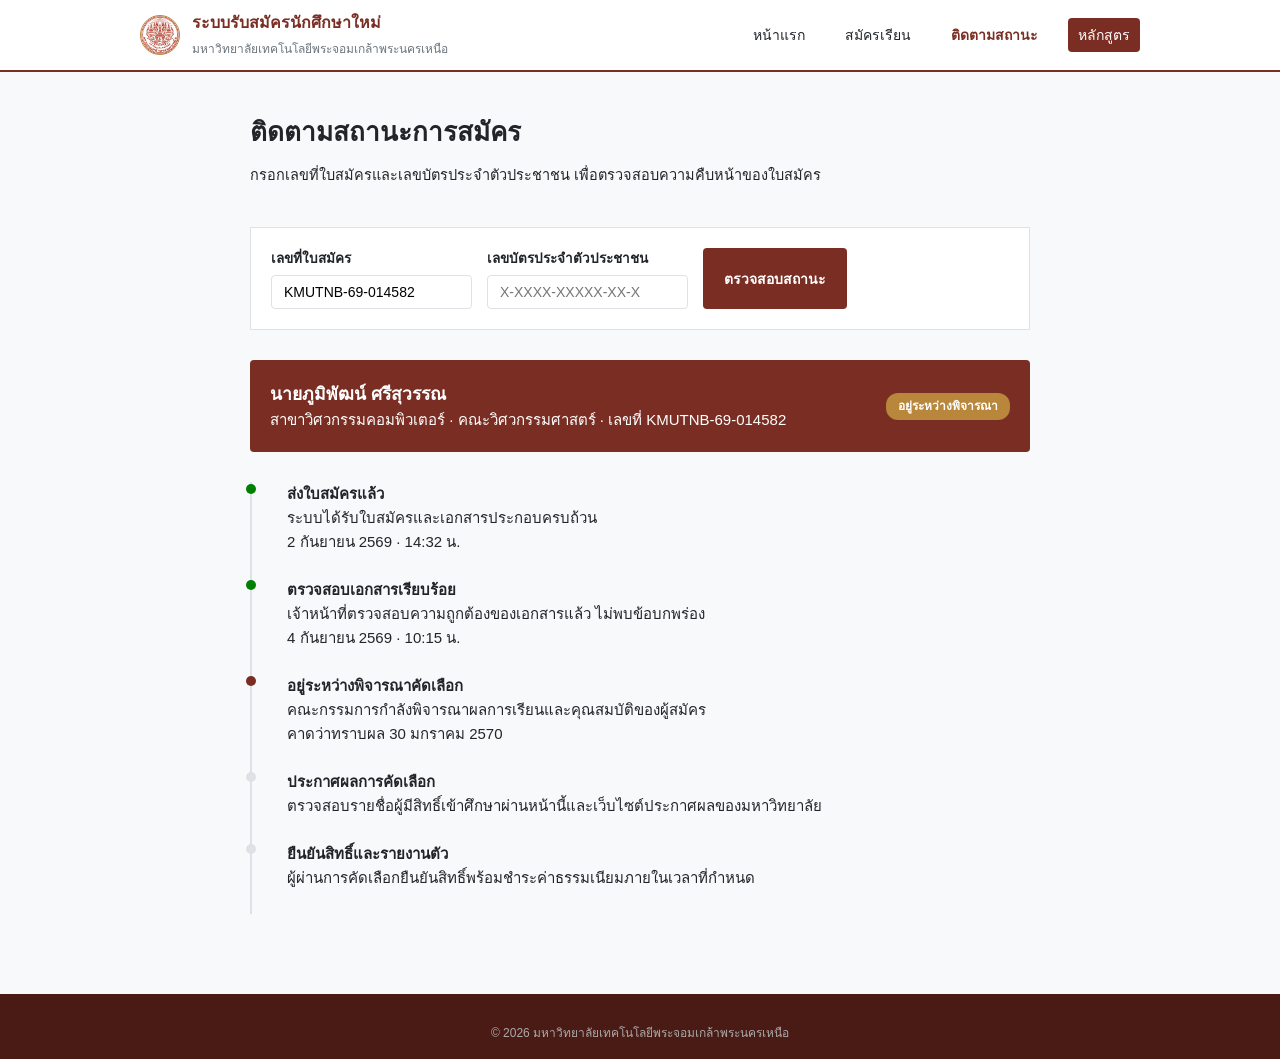
<file: status.html>
<!doctype html>
<html lang="th">
<head>
<meta charset="UTF-8">
<meta name="viewport" content="width=device-width, initial-scale=1">
<title>ติดตามสถานะการสมัคร | ระบบรับสมัครนักศึกษาใหม่ มจพ.</title>
<link rel="stylesheet" href="style.css">
</head>
<body>

<header class="site-header">
  <div class="wrap">
    <a href="index.html" class="brand">
      <div class="seal"><img src="image/logo_kmutnb-(6).png" alt="ตราสัญลักษณ์ มจพ."></div>
      <div class="brand-text">
        <strong>ระบบรับสมัครนักศึกษาใหม่</strong>
        <span>มหาวิทยาลัยเทคโนโลยีพระจอมเกล้าพระนครเหนือ</span>
      </div>
    </a>
    <nav class="main-nav">
      <a href="index.html">หน้าแรก</a>
      <a href="application.html">สมัครเรียน</a>
      <a href="status.html" aria-current="page">ติดตามสถานะ</a>
      <a href="programs.html" class="nav-cta">หลักสูตร</a>
    </nav>
  </div>
</header>

<section class="section" style="padding-bottom:0;">
  <div class="wrap" style="max-width:820px;">
    <h1 style="font-size:26px; margin-bottom:10px;">ติดตามสถานะการสมัคร</h1>
    <p style="color:var(--stone); font-size:14.5px; margin-bottom:40px;">กรอกเลขที่ใบสมัครและเลขบัตรประจำตัวประชาชน เพื่อตรวจสอบความคืบหน้าของใบสมัคร</p>
  </div>
</section>

<section class="section" style="padding-top:0;">
  <div class="wrap" style="max-width:820px;">

    <form class="status-search">
      <div class="field">
        <label for="ref">เลขที่ใบสมัคร</label>
        <input id="ref" type="text" value="KMUTNB-69-014582">
      </div>
      <div class="field">
        <label for="idc">เลขบัตรประจำตัวประชาชน</label>
        <input id="idc" type="text" placeholder="X-XXXX-XXXXX-XX-X">
      </div>
      <button type="submit" class="btn btn-solid">ตรวจสอบสถานะ</button>
    </form>

    <div class="status-summary">
      <div>
        <h3>นายภูมิพัฒน์ ศรีสุวรรณ</h3>
        <p>สาขาวิศวกรรมคอมพิวเตอร์ · คณะวิศวกรรมศาสตร์ · เลขที่ KMUTNB-69-014582</p>
      </div>
      <span class="status-pill">อยู่ระหว่างพิจารณา</span>
    </div>

    <div class="timeline">
      <div class="timeline-item done">
        <span class="timeline-dot"></span>
        <h4>ส่งใบสมัครแล้ว</h4>
        <p>ระบบได้รับใบสมัครและเอกสารประกอบครบถ้วน</p>
        <span class="when">2 กันยายน 2569 · 14:32 น.</span>
      </div>
      <div class="timeline-item done">
        <span class="timeline-dot"></span>
        <h4>ตรวจสอบเอกสารเรียบร้อย</h4>
        <p>เจ้าหน้าที่ตรวจสอบความถูกต้องของเอกสารแล้ว ไม่พบข้อบกพร่อง</p>
        <span class="when">4 กันยายน 2569 · 10:15 น.</span>
      </div>
      <div class="timeline-item current">
        <span class="timeline-dot"></span>
        <h4>อยู่ระหว่างพิจารณาคัดเลือก</h4>
        <p>คณะกรรมการกำลังพิจารณาผลการเรียนและคุณสมบัติของผู้สมัคร</p>
        <span class="when">คาดว่าทราบผล 30 มกราคม 2570</span>
      </div>
      <div class="timeline-item pending">
        <span class="timeline-dot"></span>
        <h4>ประกาศผลการคัดเลือก</h4>
        <p>ตรวจสอบรายชื่อผู้มีสิทธิ์เข้าศึกษาผ่านหน้านี้และเว็บไซต์ประกาศผลของมหาวิทยาลัย</p>
      </div>
      <div class="timeline-item pending">
        <span class="timeline-dot"></span>
        <h4>ยืนยันสิทธิ์และรายงานตัว</h4>
        <p>ผู้ผ่านการคัดเลือกยืนยันสิทธิ์พร้อมชำระค่าธรรมเนียมภายในเวลาที่กำหนด</p>
      </div>
    </div>

  </div>
</section>

<footer class="site-footer">
  <div class="wrap">
    <div class="footer-bottom" style="border-top:none; padding-top:0;">
      <span>© 2026 มหาวิทยาลัยเทคโนโลยีพระจอมเกล้าพระนครเหนือ</span>
    </div>
  </div>
</footer>

</body>
</html>
</file>
<file: style.css>
:root {
  --red-kmutnb: #7A2E23;
  --red-dark:   #4A1B15;
  --gold:       #B8873B;
  --bg-main:    #F8F9FA;
  --bg-card:    #FFFFFF;
  --text-main:  #212529;
  --text-muted: #6C757D;
  --border:     #DEE2E6;
  --radius:     4px;
  --max-w:      1040px;
}

* { box-sizing: border-box; margin: 0; padding: 0; }
body {
  font-family: 'Noto Sans Thai', sans-serif;
  color: #212529;
  background: #F8F9FA;
  line-height: 1.6;
  font-size: 15px;
}

a { color: inherit; text-decoration: none; }
ul { list-style: none; }
img { max-width: 100%; display: block; }

.wrap { max-width: 1040px; margin: 0 auto; padding: 0 20px; }

/* Header */
.site-header {
  background: #FFFFFF;
  border-bottom: 2px solid #7A2E23;
  position: sticky; top: 0; z-index: 10;
}
.site-header .wrap {
  display: flex; align-items: center; justify-content: space-between; height: 70px;
}
.brand { display: flex; align-items: center; gap: 12px; }
.seal {
  width: 40px; height: 40px; border-radius: 50%;
  border: 1px solid #B8873B; background: #fff;
  display: flex; align-items: center; justify-content: center;
}
.brand-text strong { font-size: 16px; color: #7A2E23; display: block; }
.brand-text span { font-size: 12px; color: #6C757D; }

.main-nav { display: flex; gap: 20px; align-items: center; }
.main-nav a { font-size: 14px; font-weight: 500; padding: 6px 10px; border-radius: 4px; }
.main-nav a:hover, .main-nav a[aria-current="page"] { color: #7A2E23; font-weight: 700; }
.nav-cta { background: #7A2E23; color: #FFF !important; }
.nav-cta:hover { background: #4A1B15; }

/* Buttons */
.btn {
  display: inline-flex; align-items: center; justify-content: center;
  padding: 10px 20px; font-size: 14px; font-weight: 600;
  border-radius: 4px; border: 1px solid transparent; cursor: pointer;
}
.btn-primary { background: #B8873B; color: #FFF; }
.btn-solid { background: #7A2E23; color: #FFF; }
.btn-solid:hover { background: #4A1B15; }
.btn-outline { border-color: #DEE2E6; background: #FFF; color: #212529; }
.btn-ghost { border-color: #7A2E23; color: #7A2E23; }

/* Hero & Section */
.hero { background: #4A1B15; color: #FFF; padding: 60px 0; text-align: center; }
.hero h1 { font-size: 32px; margin-bottom: 10px; color: #FFF; }
.hero p { color: #E0E0E0; margin-bottom: 20px; }
.hero-year {
  display: inline-block; font-size: 13px; background: rgba(255,255,255,0.1);
  padding: 4px 12px; border-radius: 12px; margin-bottom: 16px; color: #B8873B;
}
.hero-actions { display: flex; gap: 10px; justify-content: center; }

.section { padding: 40px 0; }
.section-alt { background: #E9ECEF; }
.section-head { margin-bottom: 30px; text-align: center; }
.section-head h1, .section-head h2 { font-size: 24px; color: #7A2E23; margin-bottom: 6px; }
.section-head p { color: #6C757D; font-size: 14px; }

/* Grid & Cards */
.card-grid, .program-grid {
  display: grid; grid-template-columns: repeat(3, 1fr); gap: 20px;
}
.info-card, .program-card {
  background: #FFFFFF; border: 1px solid #DEE2E6;
  border-radius: var(--radius); padding: 20px;
}
.info-card h3, .program-card h2, .program-card h3 { font-size: 18px; color: #7A2E23; margin-bottom: 8px; }
.info-card p, .program-card p { font-size: 13.5px; color: #212529; margin-bottom: 12px; }
.info-card .meta { font-size: 12px; color: #6C757D; }
.program-card .degree {
  display: inline-block; font-size: 12px; background: #E9ECEF;
  padding: 2px 8px; border-radius: 4px; margin-bottom: 10px; color: #7A2E23; font-weight: 600;
}
.program-card .careers, .careers-box {
  background: #F1F3F5; border-left: 3px solid #B8873B;
  padding: 10px; font-size: 12.5px; margin-top: 10px;
}

/* Forms & Steps */
.steps-rail { display: flex; justify-content: center; gap: 15px; margin-bottom: 30px; }
.step-node { display: flex; align-items: center; gap: 8px; font-size: 13px; color: #6C757D; }
.step-node.done { color: #7A2E23; font-weight: 600; }
.step-num {
  width: 24px; height: 24px; border-radius: 50%; border: 1px solid #DEE2E6;
  display: flex; align-items: center; justify-content: center; font-size: 12px;
}
.step-node.done .step-num { background: #7A2E23; color: #FFF; border-color: #7A2E23; }

.form-sheet {
  background: #FFFFFF; border: 1px solid #DEE2E6;
  border-radius: var(--radius); padding: 24px; margin-bottom: 20px;
}
.form-sheet-head { border-bottom: 1px solid #DEE2E6; padding-bottom: 12px; margin-bottom: 20px; display: flex; gap: 12px; }
.form-sheet-head .num { font-size: 20px; font-weight: 700; color: #B8873B; }
.field-grid { display: grid; grid-template-columns: repeat(2, 1fr); gap: 16px; }
.field { display: flex; flex-direction: column; gap: 6px; }
.field.full { grid-column: 1 / -1; }
.field label { font-size: 13.5px; font-weight: 600; }
.field input, .field select, .field textarea {
  padding: 8px 12px; border: 1px solid #DEE2E6; border-radius: 4px; font-size: 14px;
}
.radio-row { display: flex; gap: 15px; padding-top: 4px; }
.radio-opt { display: flex; align-items: center; gap: 5px; font-size: 13.5px; }

.upload-box {
  border: 1px dashed #DEE2E6; padding: 16px; text-align: center;
  background: #F8F9FA; cursor: pointer; border-radius: 4px;
}

.priority-row { display: flex; align-items: center; gap: 12px; margin-bottom: 10px; }
.priority-num {
  width: 24px; height: 24px; background: #DEE2E6; border-radius: 50%;
  display: flex; align-items: center; justify-content: center; font-size: 12px; font-weight: 700;
}

.form-actions { display: flex; justify-content: space-between; align-items: center; }
.consent { font-size: 13px; color: #6C757D; display: flex; gap: 8px; }

/* Status & Confirm */
.confirm-panel {
  background: #FFFFFF; border: 1px solid #DEE2E6;
  padding: 30px; text-align: center; max-width: 600px; margin: 0 auto; border-radius: 4px;
}
.ref-box { background: #F1F3F5; padding: 15px; margin: 20px 0; border: 1px dashed #DEE2E6; }
.ref-box strong { font-size: 20px; color: #7A2E23; }
.confirm-list li { display: flex; justify-content: space-between; padding: 8px 0; border-bottom: 1px solid #DEE2E6; font-size: 13.5px; }

.status-search { background: #FFFFFF; border: 1px solid #DEE2E6; padding: 20px; display: flex; gap: 15px; margin-bottom: 30px; }
.status-summary { background: #7A2E23; color: #FFF; padding: 20px; border-radius: 4px; display: flex; justify-content: space-between; align-items: center; margin-bottom: 30px; }
.status-pill { background: #B8873B; color: #FFF; padding: 4px 12px; border-radius: 12px; font-size: 12px; font-weight: 600; }

.timeline { padding-left: 20px; border-left: 2px solid #DEE2E6; }
.timeline-item { position: relative; padding-bottom: 24px; padding-left: 15px; }
.timeline-dot { position: absolute; left: -26px; top: 2px; width: 10px; height: 10px; border-radius: 50%; background: #DEE2E6; }
.timeline-item.done .timeline-dot { background: green; }
.timeline-item.current .timeline-dot { background: #7A2E23; }

/* Footer */
.site-footer { background: #4A1B15; color: #DDD; padding: 30px 0 15px; margin-top: 40px; font-size: 13px; }
.footer-grid { display: grid; grid-template-columns: 2fr 1fr 1fr 1fr; gap: 20px; padding-bottom: 20px; border-bottom: 1px solid rgba(255,255,255,0.1); }
.footer-bottom { padding-top: 15px; text-align: center; color: #AAA; font-size: 12px; }

@media (max-width: 800px) {
  .main-nav { display: none; }
  .card-grid, .program-grid, .field-grid, .footer-grid { grid-template-columns: 1fr; }
  .status-search { flex-direction: column; }
}
</file>
